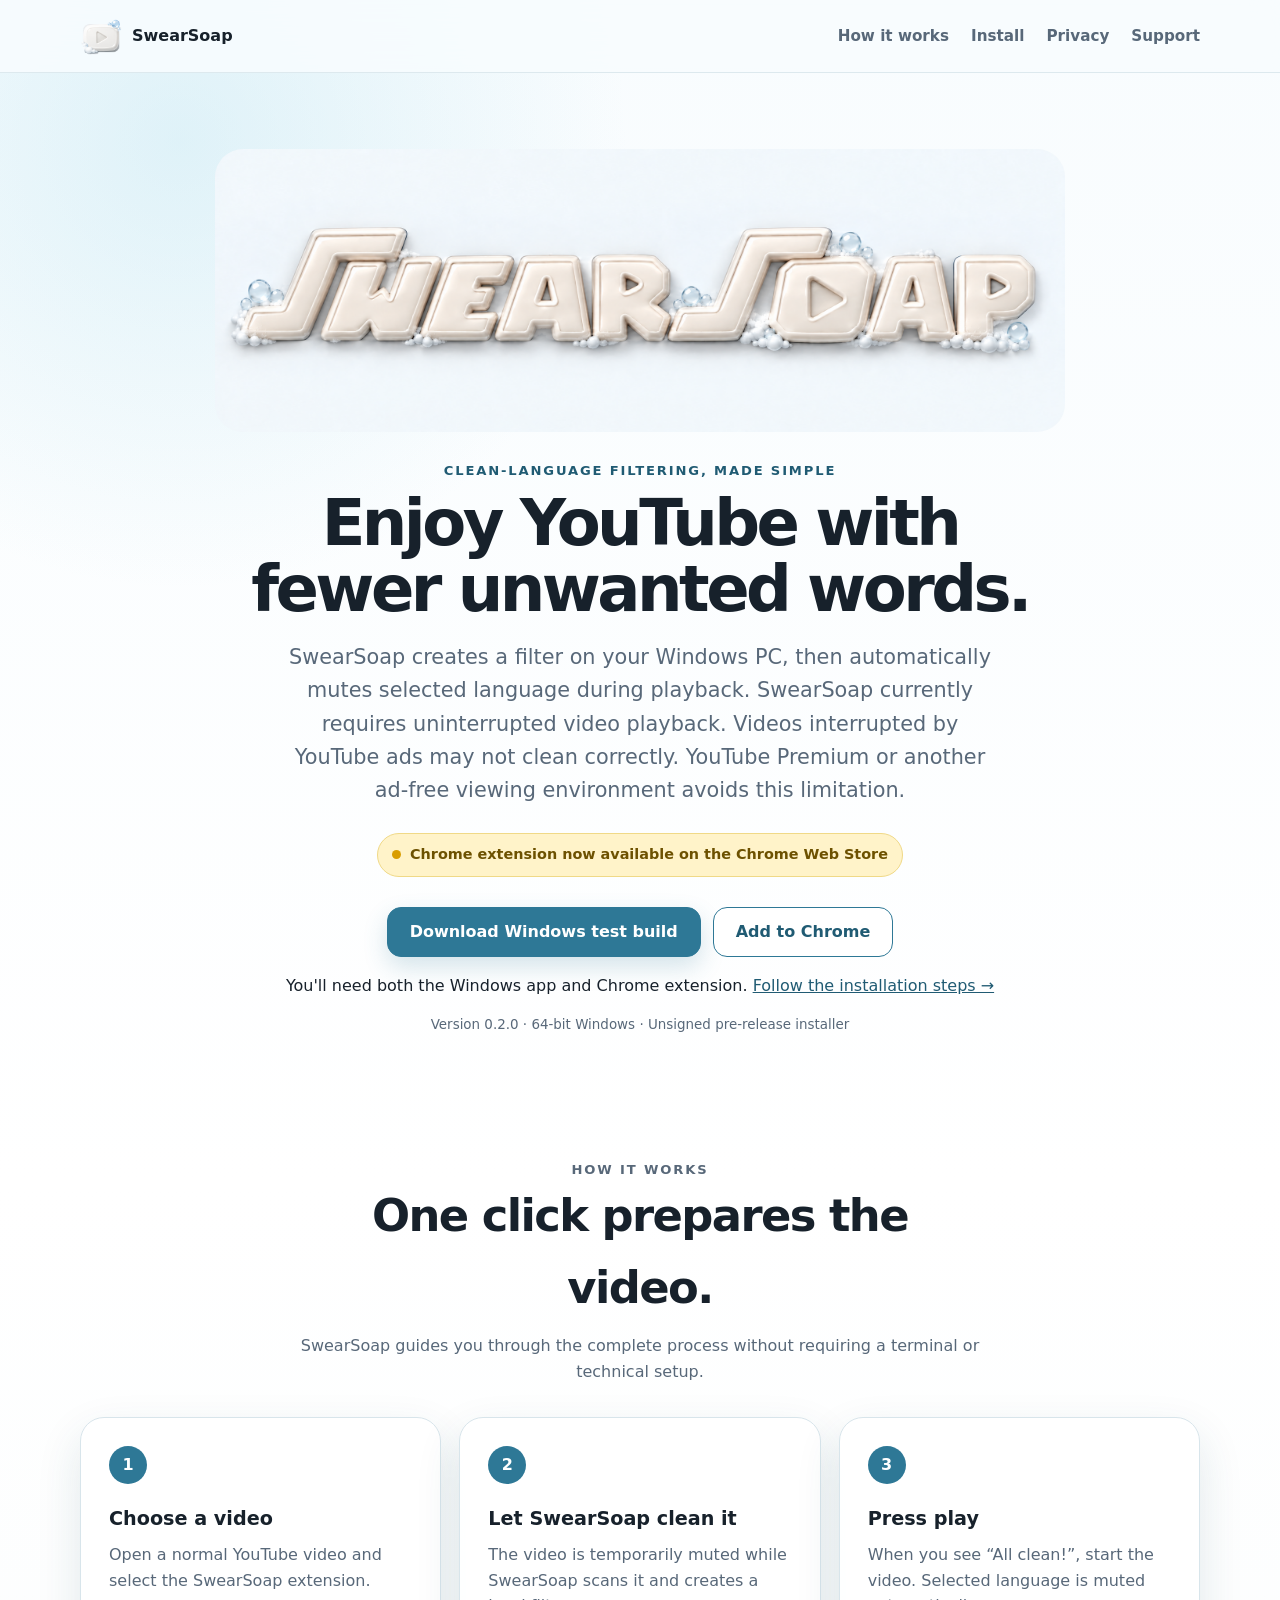
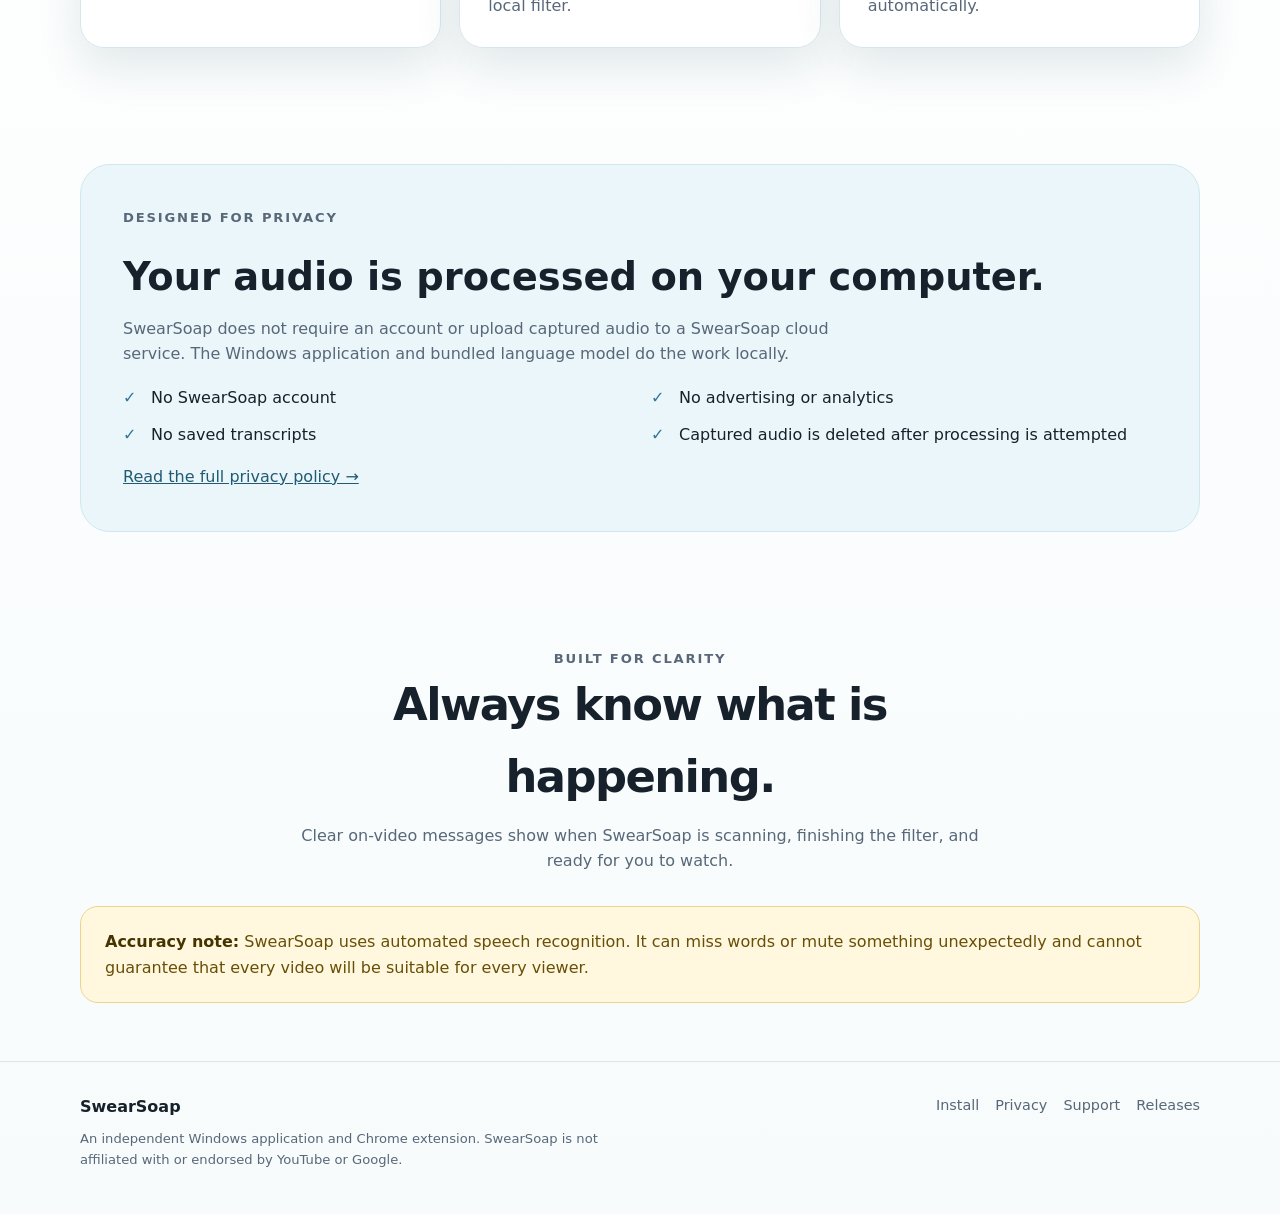
<file: index.html>
<!doctype html>
<html lang="en">
<head>
  <meta charset="utf-8">
  <meta name="viewport" content="width=device-width, initial-scale=1">
  <meta name="description" content="SwearSoap creates local clean-language filters for YouTube videos on Windows.">
  <title>SwearSoap — Clean-language filtering for YouTube</title>
  <link rel="icon" href="soap-icon.png">
  <link rel="stylesheet" href="styles.css">
</head>
<body>
  <header class="site-header">
    <nav class="nav wrap" aria-label="Main navigation">
      <a class="brand" href="index.html"><img src="soap-icon.png" alt=""><span>SwearSoap</span></a>
      <div class="nav-links">
        <a href="#how-it-works">How it works</a>
        <a href="install.html">Install</a>
        <a href="privacy.html">Privacy</a>
        <a href="support.html">Support</a>
      </div>
    </nav>
  </header>

  <main>
    <section class="hero wrap">
      <img class="wordmark" src="SwearSoapText.png" alt="SwearSoap">
      <p class="eyebrow">Clean-language filtering, made simple</p>
      <h1>Enjoy YouTube with fewer unwanted words.</h1>
      <p class="hero-copy">SwearSoap creates a filter on your Windows PC, then automatically mutes selected language during playback. SwearSoap currently requires uninterrupted video playback. Videos interrupted by YouTube ads may not clean correctly. YouTube Premium or another ad-free viewing environment avoids this limitation.</p>
      <div class="status">Chrome extension now available on the Chrome Web Store</div>
      <div class="actions">
        <a class="button" href="https://github.com/trogdoor/SwearSoap/releases/download/v0.2.0/SwearSoap-Setup-0.2.0.exe">Download Windows test build</a>
        <a class="button secondary" href="https://chromewebstore.google.com/detail/swearsoap/iaeadadaaemlanpncljhpeknbeekdhpd">Add to Chrome</a>
      </div>
      <p>You'll need both the Windows app and Chrome extension. <a href="install.html">Follow the installation steps →</a></p>
      <p class="fine-print">Version 0.2.0 · 64-bit Windows · Unsigned pre-release installer</p>
    </section>

    <section id="how-it-works">
      <div class="wrap">
        <div class="section-heading">
          <p class="eyebrow">How it works</p>
          <h2>One click prepares the video.</h2>
          <p>SwearSoap guides you through the complete process without requiring a terminal or technical setup.</p>
        </div>
        <div class="grid">
          <article class="card">
            <div class="step-number">1</div>
            <h3>Choose a video</h3>
            <p>Open a normal YouTube video and select the SwearSoap extension.</p>
          </article>
          <article class="card">
            <div class="step-number">2</div>
            <h3>Let SwearSoap clean it</h3>
            <p>The video is temporarily muted while SwearSoap scans it and creates a local filter.</p>
          </article>
          <article class="card">
            <div class="step-number">3</div>
            <h3>Press play</h3>
            <p>When you see “All clean!”, start the video. Selected language is muted automatically.</p>
          </article>
        </div>
      </div>
    </section>

    <section>
      <div class="wrap privacy-band">
        <p class="eyebrow">Designed for privacy</p>
        <h2>Your audio is processed on your computer.</h2>
        <p>SwearSoap does not require an account or upload captured audio to a SwearSoap cloud service. The Windows application and bundled language model do the work locally.</p>
        <ul class="checklist">
          <li>No SwearSoap account</li>
          <li>No advertising or analytics</li>
          <li>No saved transcripts</li>
          <li>Captured audio is deleted after processing is attempted</li>
        </ul>
        <a href="privacy.html">Read the full privacy policy →</a>
      </div>
    </section>

    <section>
      <div class="wrap">
        <div class="section-heading">
          <p class="eyebrow">Built for clarity</p>
          <h2>Always know what is happening.</h2>
          <p>Clear on-video messages show when SwearSoap is scanning, finishing the filter, and ready for you to watch.</p>
        </div>
        <div class="notice"><strong>Accuracy note:</strong> SwearSoap uses automated speech recognition. It can miss words or mute something unexpectedly and cannot guarantee that every video will be suitable for every viewer.</div>
      </div>
    </section>
  </main>

  <footer class="site-footer">
    <div class="wrap footer-inner">
      <div>
        <strong>SwearSoap</strong>
        <p class="footer-note">An independent Windows application and Chrome extension. SwearSoap is not affiliated with or endorsed by YouTube or Google.</p>
      </div>
      <div class="footer-links">
        <a href="install.html">Install</a>
        <a href="privacy.html">Privacy</a>
        <a href="support.html">Support</a>
        <a href="https://github.com/trogdoor/SwearSoap/releases">Releases</a>
      </div>
    </div>
  </footer>
</body>
</html>
</file>
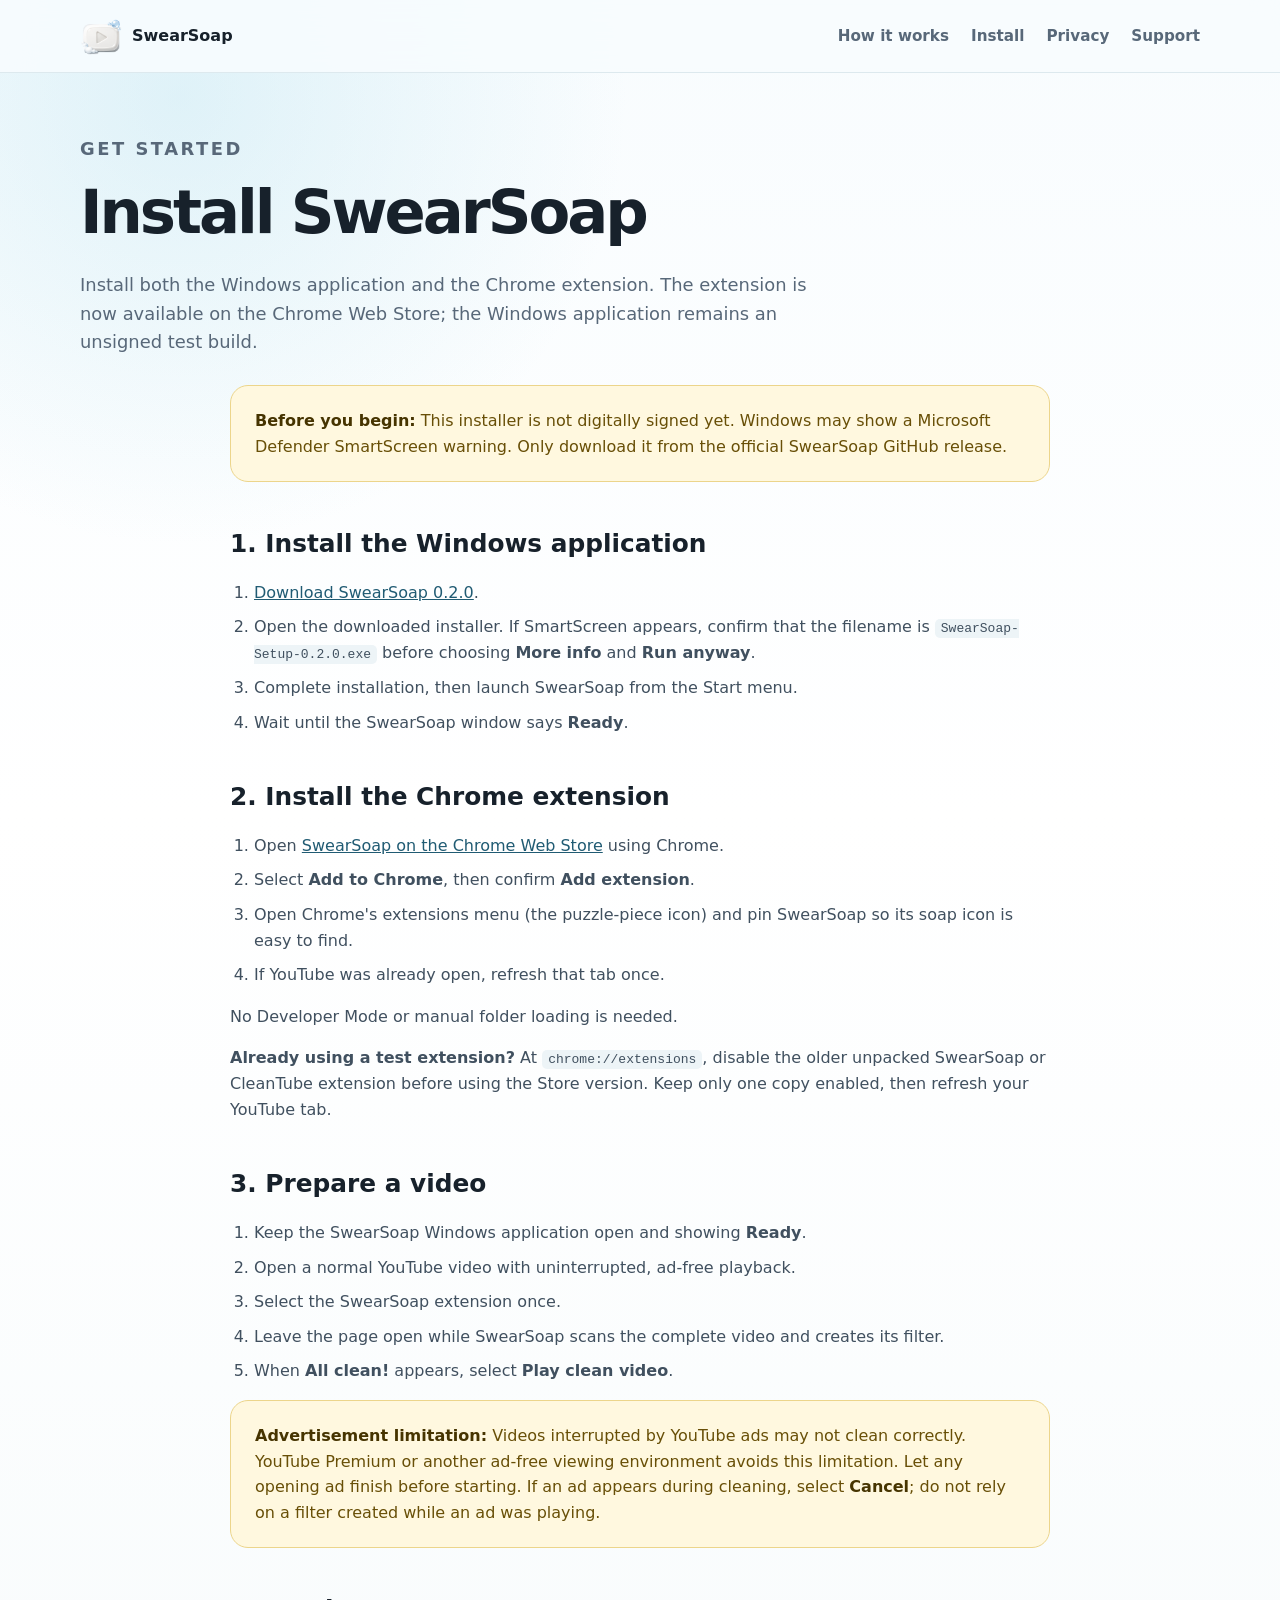
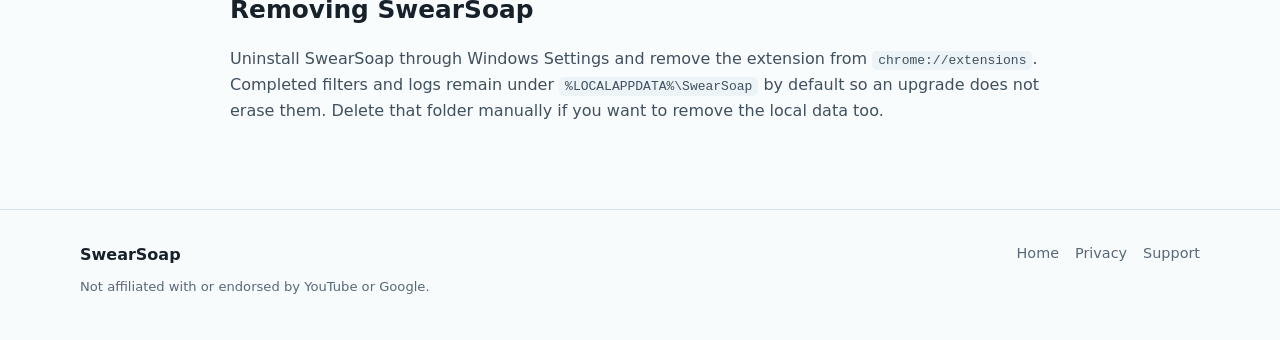
<file: install.html>
<!doctype html>
<html lang="en">
<head>
  <meta charset="utf-8">
  <meta name="viewport" content="width=device-width, initial-scale=1">
  <meta name="description" content="Install the SwearSoap Windows application and Chrome extension.">
  <title>Install SwearSoap</title>
  <link rel="icon" href="soap-icon.png">
  <link rel="stylesheet" href="styles.css">
</head>
<body>
  <header class="site-header"><nav class="nav wrap" aria-label="Main navigation"><a class="brand" href="index.html"><img src="soap-icon.png" alt=""><span>SwearSoap</span></a><div class="nav-links"><a href="index.html#how-it-works">How it works</a><a href="install.html">Install</a><a href="privacy.html">Privacy</a><a href="support.html">Support</a></div></nav></header>
  <main>
    <div class="page-hero wrap"><p class="eyebrow">Get started</p><h1>Install SwearSoap</h1><p>Install both the Windows application and the Chrome extension. The extension is now available on the Chrome Web Store; the Windows application remains an unsigned test build.</p></div>
    <article class="prose wrap">
      <div class="notice"><strong>Before you begin:</strong> This installer is not digitally signed yet. Windows may show a Microsoft Defender SmartScreen warning. Only download it from the official SwearSoap GitHub release.</div>
      <h2>1. Install the Windows application</h2>
      <ol>
        <li><a href="https://github.com/trogdoor/SwearSoap/releases/download/v0.2.0/SwearSoap-Setup-0.2.0.exe">Download SwearSoap 0.2.0</a>.</li>
        <li>Open the downloaded installer. If SmartScreen appears, confirm that the filename is <code>SwearSoap-Setup-0.2.0.exe</code> before choosing <strong>More info</strong> and <strong>Run anyway</strong>.</li>
        <li>Complete installation, then launch SwearSoap from the Start menu.</li>
        <li>Wait until the SwearSoap window says <strong>Ready</strong>.</li>
      </ol>

      <h2>2. Install the Chrome extension</h2>
      <ol>
        <li>Open <a href="https://chromewebstore.google.com/detail/swearsoap/iaeadadaaemlanpncljhpeknbeekdhpd">SwearSoap on the Chrome Web Store</a> using Chrome.</li>
        <li>Select <strong>Add to Chrome</strong>, then confirm <strong>Add extension</strong>.</li>
        <li>Open Chrome's extensions menu (the puzzle-piece icon) and pin SwearSoap so its soap icon is easy to find.</li>
        <li>If YouTube was already open, refresh that tab once.</li>
      </ol>
      <p>No Developer Mode or manual folder loading is needed.</p>
      <p><strong>Already using a test extension?</strong> At <code>chrome://extensions</code>, disable the older unpacked SwearSoap or CleanTube extension before using the Store version. Keep only one copy enabled, then refresh your YouTube tab.</p>

      <h2>3. Prepare a video</h2>
      <ol>
        <li>Keep the SwearSoap Windows application open and showing <strong>Ready</strong>.</li>
        <li>Open a normal YouTube video with uninterrupted, ad-free playback.</li>
        <li>Select the SwearSoap extension once.</li>
        <li>Leave the page open while SwearSoap scans the complete video and creates its filter.</li>
        <li>When <strong>All clean!</strong> appears, select <strong>Play clean video</strong>.</li>
      </ol>
      <div class="notice"><strong>Advertisement limitation:</strong> Videos interrupted by YouTube ads may not clean correctly. YouTube Premium or another ad-free viewing environment avoids this limitation. Let any opening ad finish before starting. If an ad appears during cleaning, select <strong>Cancel</strong>; do not rely on a filter created while an ad was playing.</div>

      <h2>Removing SwearSoap</h2>
      <p>Uninstall SwearSoap through Windows Settings and remove the extension from <code>chrome://extensions</code>. Completed filters and logs remain under <code>%LOCALAPPDATA%\SwearSoap</code> by default so an upgrade does not erase them. Delete that folder manually if you want to remove the local data too.</p>
    </article>
  </main>
  <footer class="site-footer"><div class="wrap footer-inner"><div><strong>SwearSoap</strong><p class="footer-note">Not affiliated with or endorsed by YouTube or Google.</p></div><div class="footer-links"><a href="index.html">Home</a><a href="privacy.html">Privacy</a><a href="support.html">Support</a></div></div></footer>
</body>
</html>
</file>
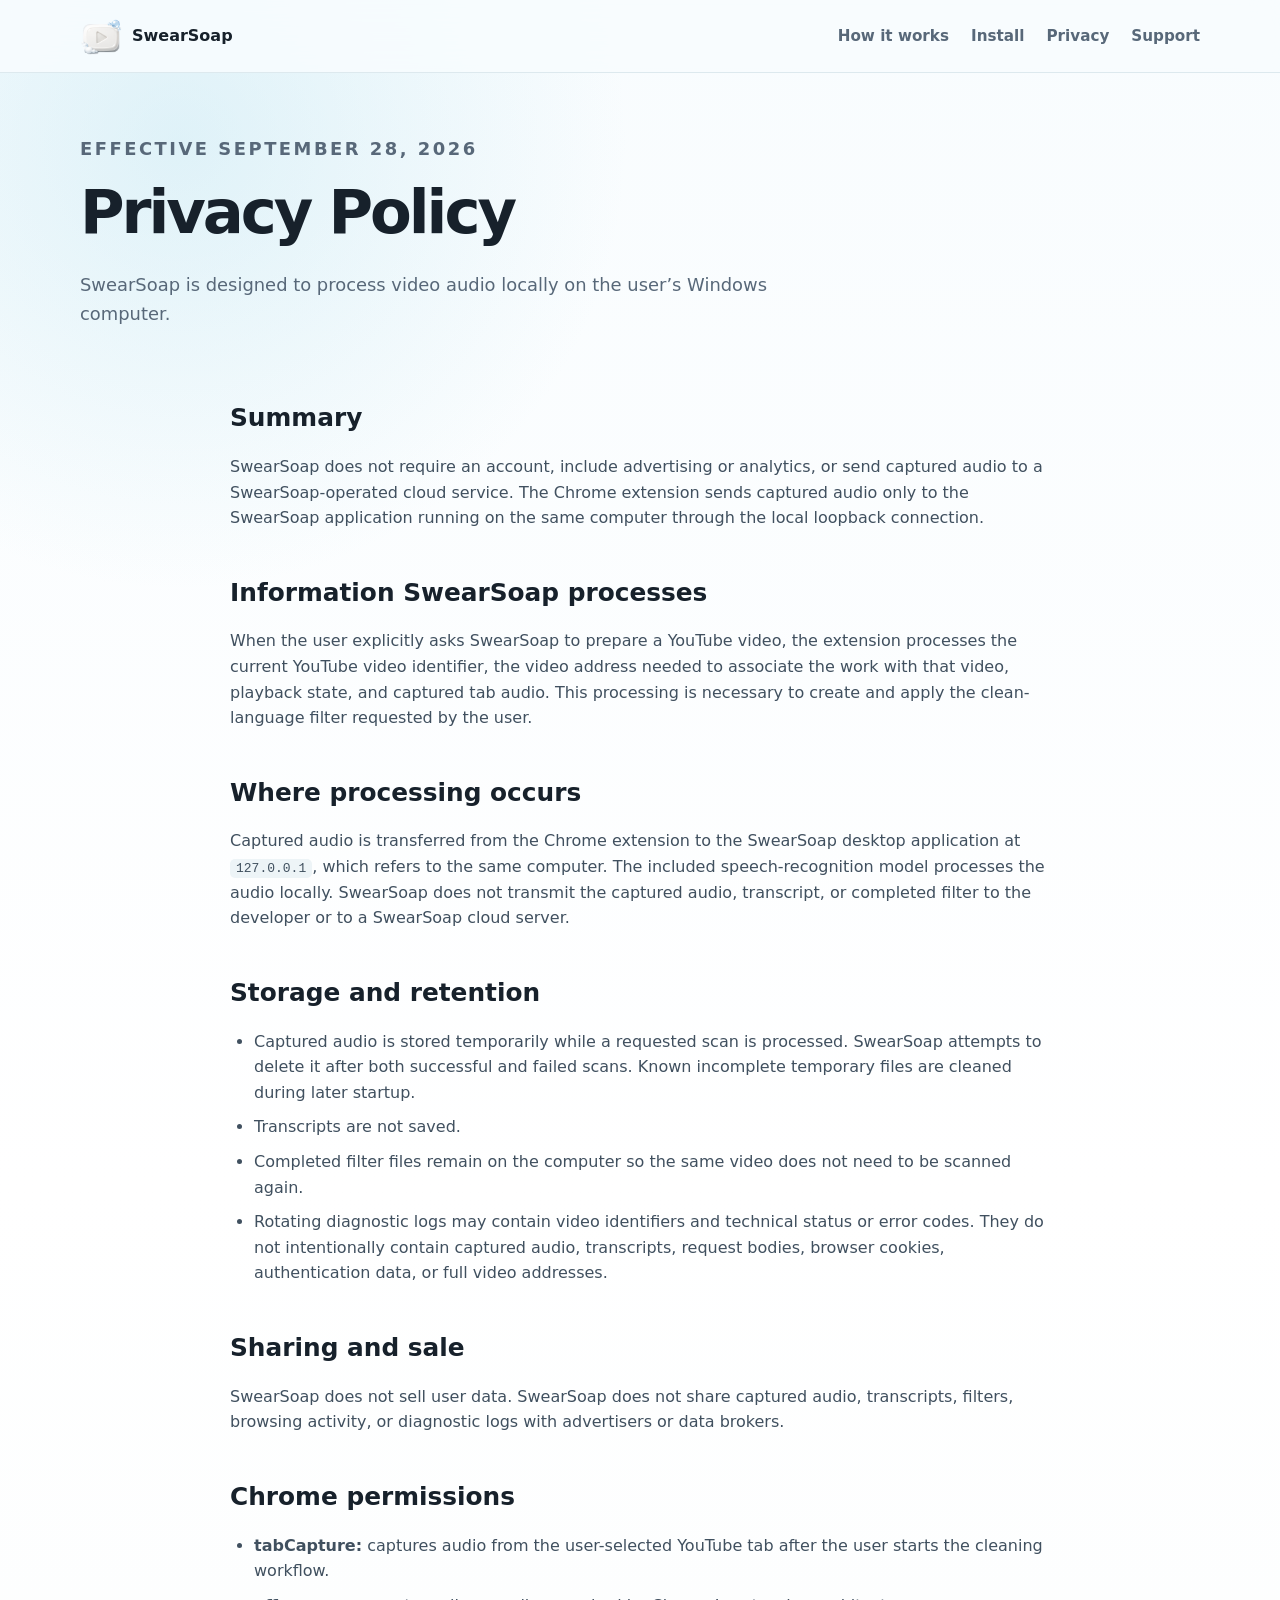
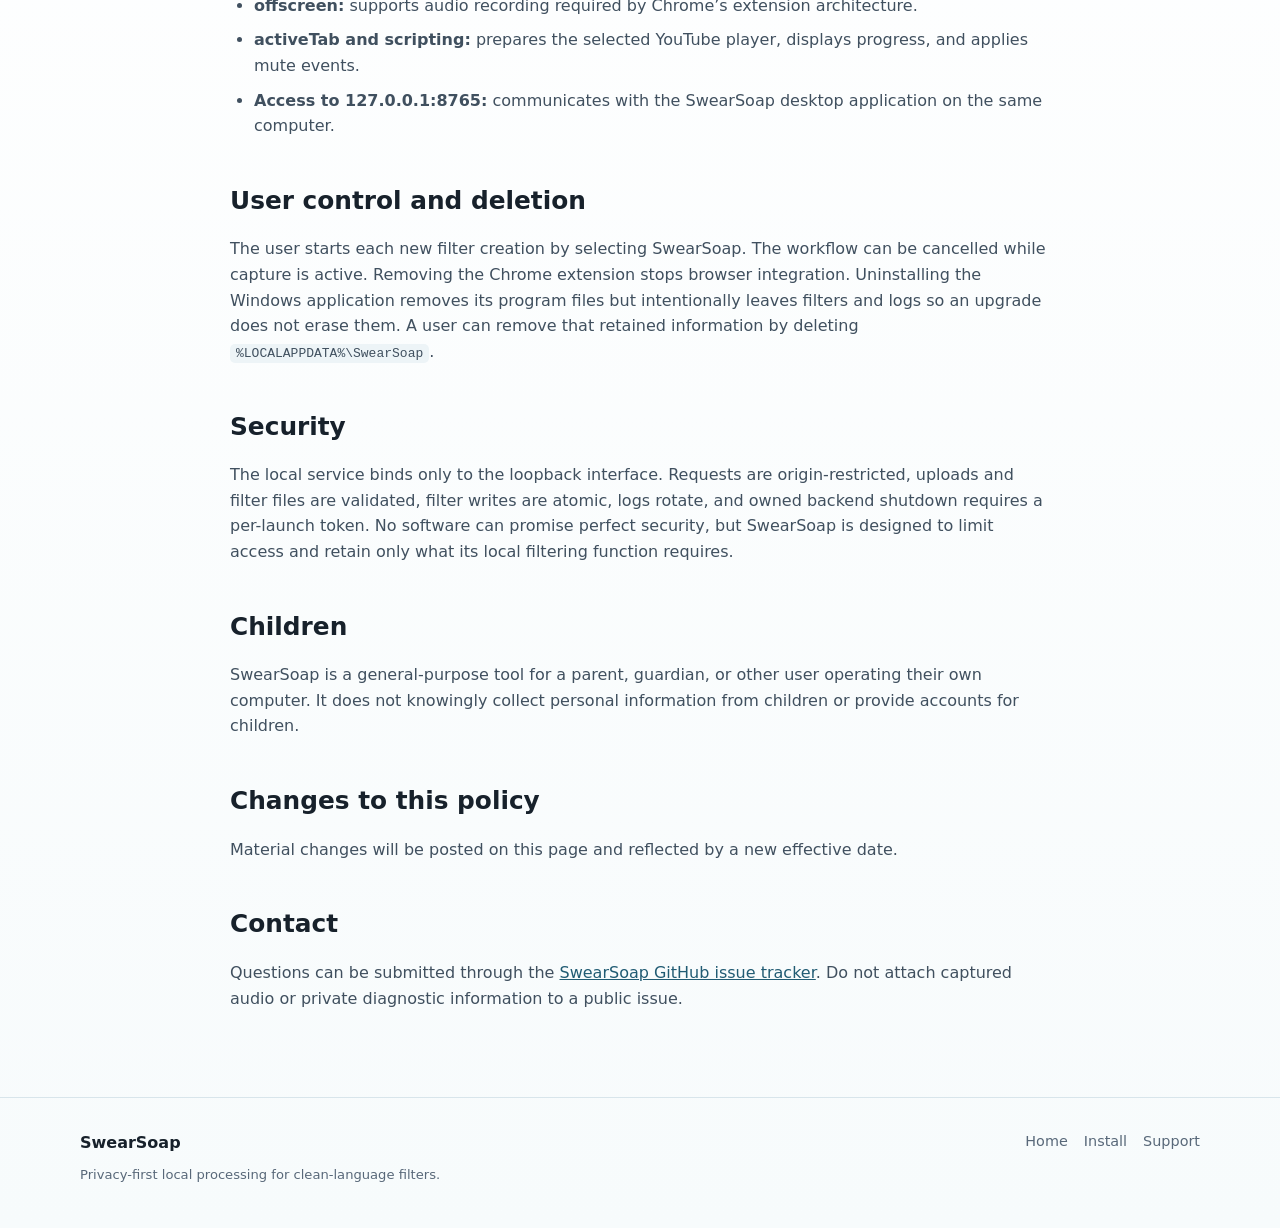
<file: privacy.html>
<!doctype html>
<html lang="en">
<head>
  <meta charset="utf-8">
  <meta name="viewport" content="width=device-width, initial-scale=1">
  <meta name="description" content="SwearSoap privacy policy.">
  <title>Privacy Policy — SwearSoap</title>
  <link rel="icon" href="soap-icon.png">
  <link rel="stylesheet" href="styles.css">
</head>
<body>
  <header class="site-header"><nav class="nav wrap" aria-label="Main navigation"><a class="brand" href="index.html"><img src="soap-icon.png" alt=""><span>SwearSoap</span></a><div class="nav-links"><a href="index.html#how-it-works">How it works</a><a href="install.html">Install</a><a href="privacy.html">Privacy</a><a href="support.html">Support</a></div></nav></header>
  <main>
    <div class="page-hero wrap"><p class="eyebrow">Effective September 28, 2026</p><h1>Privacy Policy</h1><p>SwearSoap is designed to process video audio locally on the user’s Windows computer.</p></div>
    <article class="prose wrap">
      <h2>Summary</h2>
      <p>SwearSoap does not require an account, include advertising or analytics, or send captured audio to a SwearSoap-operated cloud service. The Chrome extension sends captured audio only to the SwearSoap application running on the same computer through the local loopback connection.</p>

      <h2>Information SwearSoap processes</h2>
      <p>When the user explicitly asks SwearSoap to prepare a YouTube video, the extension processes the current YouTube video identifier, the video address needed to associate the work with that video, playback state, and captured tab audio. This processing is necessary to create and apply the clean-language filter requested by the user.</p>

      <h2>Where processing occurs</h2>
      <p>Captured audio is transferred from the Chrome extension to the SwearSoap desktop application at <code>127.0.0.1</code>, which refers to the same computer. The included speech-recognition model processes the audio locally. SwearSoap does not transmit the captured audio, transcript, or completed filter to the developer or to a SwearSoap cloud server.</p>

      <h2>Storage and retention</h2>
      <ul>
        <li>Captured audio is stored temporarily while a requested scan is processed. SwearSoap attempts to delete it after both successful and failed scans. Known incomplete temporary files are cleaned during later startup.</li>
        <li>Transcripts are not saved.</li>
        <li>Completed filter files remain on the computer so the same video does not need to be scanned again.</li>
        <li>Rotating diagnostic logs may contain video identifiers and technical status or error codes. They do not intentionally contain captured audio, transcripts, request bodies, browser cookies, authentication data, or full video addresses.</li>
      </ul>

      <h2>Sharing and sale</h2>
      <p>SwearSoap does not sell user data. SwearSoap does not share captured audio, transcripts, filters, browsing activity, or diagnostic logs with advertisers or data brokers.</p>

      <h2>Chrome permissions</h2>
      <ul>
        <li><strong>tabCapture:</strong> captures audio from the user-selected YouTube tab after the user starts the cleaning workflow.</li>
        <li><strong>offscreen:</strong> supports audio recording required by Chrome’s extension architecture.</li>
        <li><strong>activeTab and scripting:</strong> prepares the selected YouTube player, displays progress, and applies mute events.</li>
        <li><strong>Access to 127.0.0.1:8765:</strong> communicates with the SwearSoap desktop application on the same computer.</li>
      </ul>

      <h2>User control and deletion</h2>
      <p>The user starts each new filter creation by selecting SwearSoap. The workflow can be cancelled while capture is active. Removing the Chrome extension stops browser integration. Uninstalling the Windows application removes its program files but intentionally leaves filters and logs so an upgrade does not erase them. A user can remove that retained information by deleting <code>%LOCALAPPDATA%\SwearSoap</code>.</p>

      <h2>Security</h2>
      <p>The local service binds only to the loopback interface. Requests are origin-restricted, uploads and filter files are validated, filter writes are atomic, logs rotate, and owned backend shutdown requires a per-launch token. No software can promise perfect security, but SwearSoap is designed to limit access and retain only what its local filtering function requires.</p>

      <h2>Children</h2>
      <p>SwearSoap is a general-purpose tool for a parent, guardian, or other user operating their own computer. It does not knowingly collect personal information from children or provide accounts for children.</p>

      <h2>Changes to this policy</h2>
      <p>Material changes will be posted on this page and reflected by a new effective date.</p>

      <h2>Contact</h2>
      <p>Questions can be submitted through the <a href="https://github.com/trogdoor/SwearSoap/issues">SwearSoap GitHub issue tracker</a>. Do not attach captured audio or private diagnostic information to a public issue.</p>
    </article>
  </main>
  <footer class="site-footer"><div class="wrap footer-inner"><div><strong>SwearSoap</strong><p class="footer-note">Privacy-first local processing for clean-language filters.</p></div><div class="footer-links"><a href="index.html">Home</a><a href="install.html">Install</a><a href="support.html">Support</a></div></div></footer>
</body>
</html>
</file>
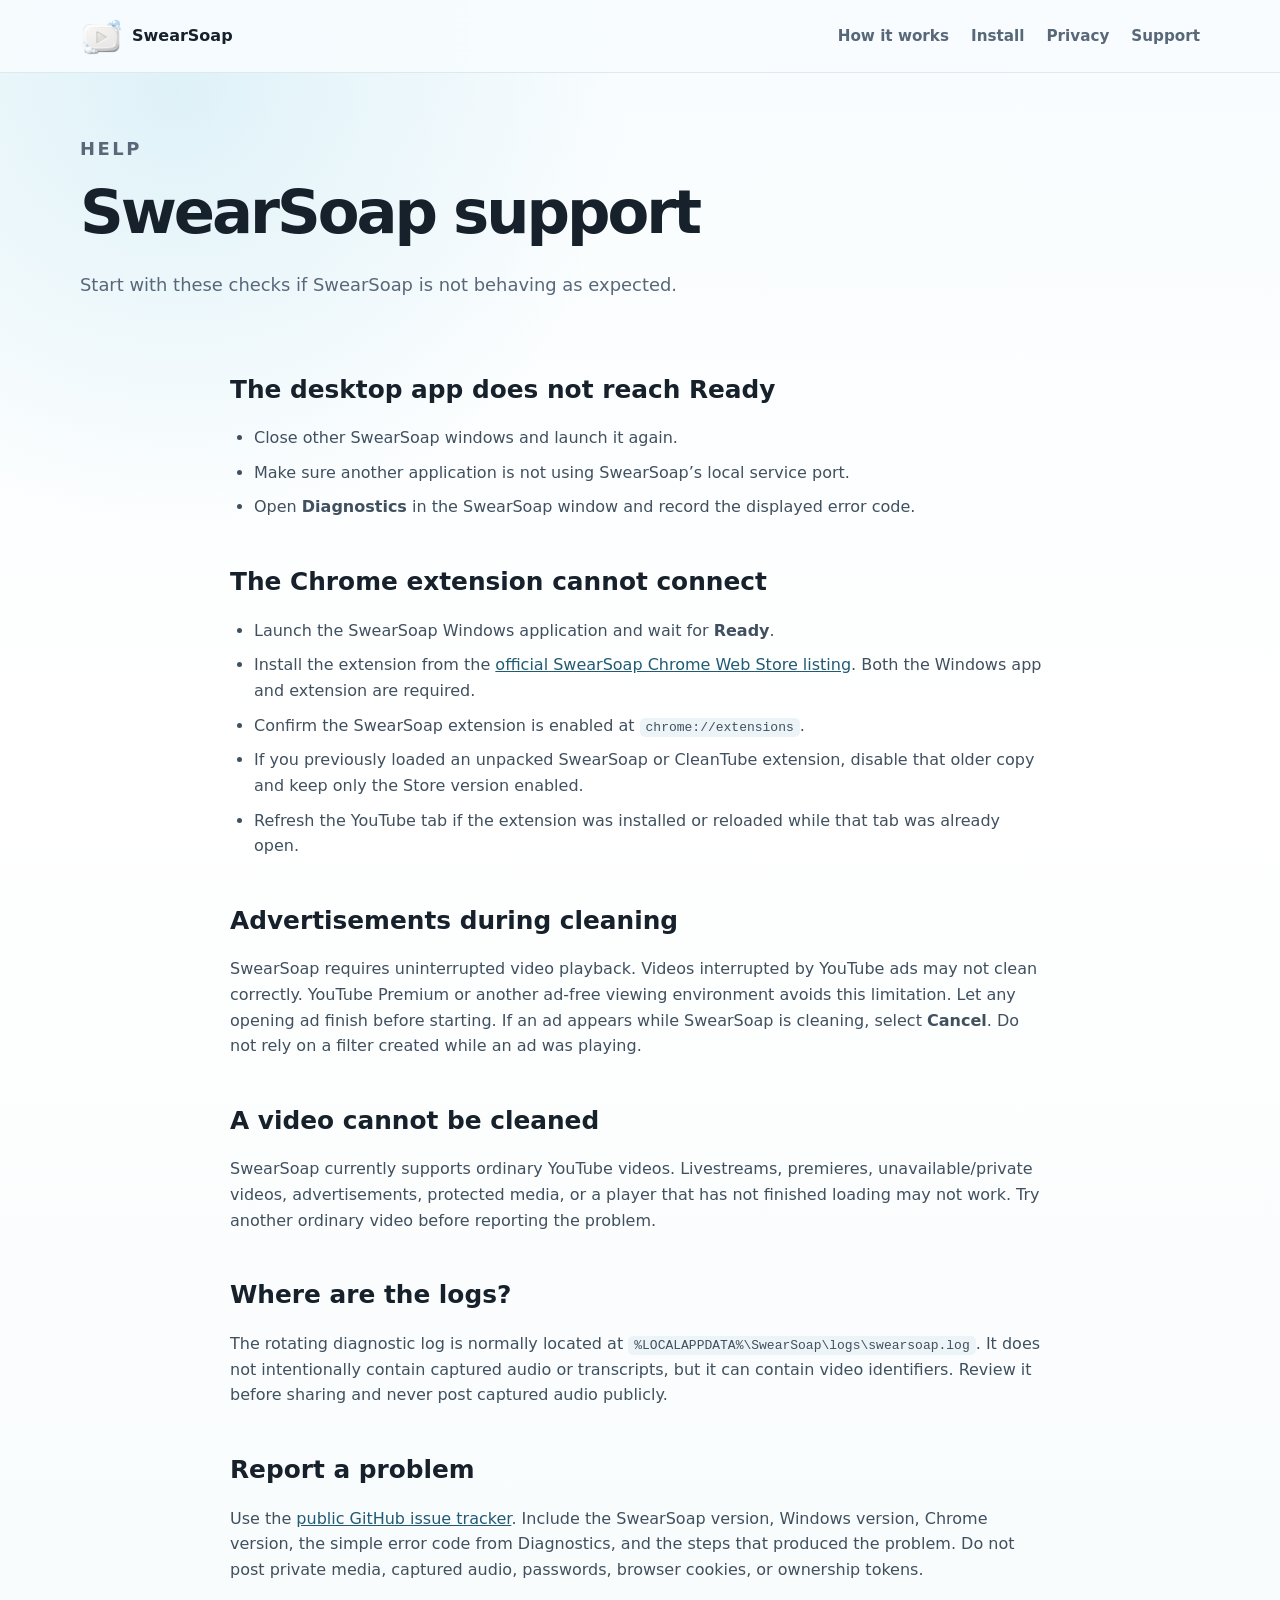
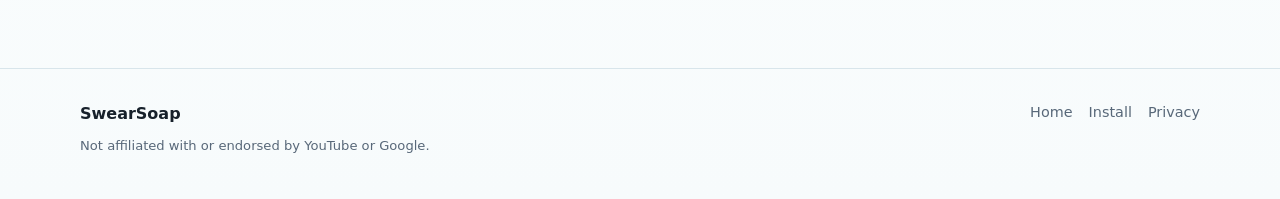
<file: support.html>
<!doctype html>
<html lang="en">
<head>
  <meta charset="utf-8">
  <meta name="viewport" content="width=device-width, initial-scale=1">
  <meta name="description" content="Help and support for SwearSoap.">
  <title>Support — SwearSoap</title>
  <link rel="icon" href="soap-icon.png">
  <link rel="stylesheet" href="styles.css">
</head>
<body>
  <header class="site-header"><nav class="nav wrap" aria-label="Main navigation"><a class="brand" href="index.html"><img src="soap-icon.png" alt=""><span>SwearSoap</span></a><div class="nav-links"><a href="index.html#how-it-works">How it works</a><a href="install.html">Install</a><a href="privacy.html">Privacy</a><a href="support.html">Support</a></div></nav></header>
  <main>
    <div class="page-hero wrap"><p class="eyebrow">Help</p><h1>SwearSoap support</h1><p>Start with these checks if SwearSoap is not behaving as expected.</p></div>
    <article class="prose wrap">
      <h2>The desktop app does not reach Ready</h2>
      <ul>
        <li>Close other SwearSoap windows and launch it again.</li>
        <li>Make sure another application is not using SwearSoap’s local service port.</li>
        <li>Open <strong>Diagnostics</strong> in the SwearSoap window and record the displayed error code.</li>
      </ul>

      <h2>The Chrome extension cannot connect</h2>
      <ul>
        <li>Launch the SwearSoap Windows application and wait for <strong>Ready</strong>.</li>
        <li>Install the extension from the <a href="https://chromewebstore.google.com/detail/swearsoap/iaeadadaaemlanpncljhpeknbeekdhpd">official SwearSoap Chrome Web Store listing</a>. Both the Windows app and extension are required.</li>
        <li>Confirm the SwearSoap extension is enabled at <code>chrome://extensions</code>.</li>
        <li>If you previously loaded an unpacked SwearSoap or CleanTube extension, disable that older copy and keep only the Store version enabled.</li>
        <li>Refresh the YouTube tab if the extension was installed or reloaded while that tab was already open.</li>
      </ul>

      <h2>Advertisements during cleaning</h2>
      <p>SwearSoap requires uninterrupted video playback. Videos interrupted by YouTube ads may not clean correctly. YouTube Premium or another ad-free viewing environment avoids this limitation. Let any opening ad finish before starting. If an ad appears while SwearSoap is cleaning, select <strong>Cancel</strong>. Do not rely on a filter created while an ad was playing.</p>

      <h2>A video cannot be cleaned</h2>
      <p>SwearSoap currently supports ordinary YouTube videos. Livestreams, premieres, unavailable/private videos, advertisements, protected media, or a player that has not finished loading may not work. Try another ordinary video before reporting the problem.</p>

      <h2>Where are the logs?</h2>
      <p>The rotating diagnostic log is normally located at <code>%LOCALAPPDATA%\SwearSoap\logs\swearsoap.log</code>. It does not intentionally contain captured audio or transcripts, but it can contain video identifiers. Review it before sharing and never post captured audio publicly.</p>

      <h2>Report a problem</h2>
      <p>Use the <a href="https://github.com/trogdoor/SwearSoap/issues">public GitHub issue tracker</a>. Include the SwearSoap version, Windows version, Chrome version, the simple error code from Diagnostics, and the steps that produced the problem. Do not post private media, captured audio, passwords, browser cookies, or ownership tokens.</p>
    </article>
  </main>
  <footer class="site-footer"><div class="wrap footer-inner"><div><strong>SwearSoap</strong><p class="footer-note">Not affiliated with or endorsed by YouTube or Google.</p></div><div class="footer-links"><a href="index.html">Home</a><a href="install.html">Install</a><a href="privacy.html">Privacy</a></div></div></footer>
</body>
</html>
</file>
<file: styles.css>
:root {
  --ink: #17212b;
  --muted: #586879;
  --blue: #2e7896;
  --blue-dark: #205b73;
  --blue-pale: #eaf6fa;
  --cream: #fffaf2;
  --white: #ffffff;
  --line: #d8e5eb;
  --shadow: 0 18px 45px rgba(28, 71, 91, 0.12);
  --radius: 24px;
}

* { box-sizing: border-box; }

html { scroll-behavior: smooth; }

body {
  margin: 0;
  color: var(--ink);
  background:
    radial-gradient(circle at 14% 5%, rgba(174, 222, 237, 0.35), transparent 28rem),
    linear-gradient(180deg, #f8fcfe 0%, #ffffff 42%, #f7fbfc 100%);
  font-family: Inter, ui-sans-serif, system-ui, -apple-system, BlinkMacSystemFont, "Segoe UI", sans-serif;
  line-height: 1.6;
}

a { color: var(--blue-dark); }

img { max-width: 100%; }

.wrap { width: min(1120px, calc(100% - 40px)); margin: 0 auto; }

.site-header {
  position: sticky;
  top: 0;
  z-index: 10;
  background: rgba(248, 252, 254, 0.88);
  border-bottom: 1px solid rgba(216, 229, 235, 0.8);
  backdrop-filter: blur(16px);
}

.nav { min-height: 72px; display: flex; align-items: center; justify-content: space-between; gap: 20px; }

.brand { display: flex; align-items: center; gap: 10px; color: var(--ink); font-weight: 800; text-decoration: none; }
.brand img { width: 42px; height: 42px; object-fit: contain; }

.nav-links { display: flex; gap: 22px; align-items: center; }
.nav-links a { color: var(--muted); font-size: 0.95rem; font-weight: 650; text-decoration: none; }
.nav-links a:hover, .nav-links a:focus { color: var(--blue-dark); }

.hero { padding: 76px 0 52px; text-align: center; }
.wordmark { display: block; width: min(850px, 100%); margin: 0 auto 28px; border-radius: 28px; }
.eyebrow { margin: 0 0 10px; color: var(--blue-dark); font-size: 0.82rem; font-weight: 800; letter-spacing: 0.14em; text-transform: uppercase; }
.hero h1 { max-width: 820px; margin: 0 auto 18px; font-size: clamp(2.2rem, 5vw, 4.6rem); line-height: 1.03; letter-spacing: -0.055em; }
.hero-copy { max-width: 720px; margin: 0 auto; color: var(--muted); font-size: clamp(1.05rem, 2vw, 1.3rem); }

.status {
  display: inline-flex;
  align-items: center;
  gap: 9px;
  margin-top: 26px;
  padding: 9px 14px;
  color: #6d5100;
  background: #fff3c9;
  border: 1px solid #f0d987;
  border-radius: 999px;
  font-size: 0.9rem;
  font-weight: 750;
}
.status::before { content: ""; width: 9px; height: 9px; border-radius: 50%; background: #d99d00; }

.actions { display: flex; flex-wrap: wrap; justify-content: center; gap: 12px; margin-top: 30px; }
.button {
  display: inline-flex;
  align-items: center;
  justify-content: center;
  min-height: 50px;
  padding: 0 22px;
  border: 1px solid var(--blue);
  border-radius: 14px;
  background: var(--blue);
  color: white;
  font-weight: 800;
  text-decoration: none;
  box-shadow: 0 10px 24px rgba(46, 120, 150, 0.2);
}
.button:hover, .button:focus { background: var(--blue-dark); border-color: var(--blue-dark); transform: translateY(-1px); }
.button.secondary { color: var(--blue-dark); background: white; box-shadow: none; }

.fine-print { margin-top: 15px; color: var(--muted); font-size: 0.84rem; }

section { padding: 58px 0; }
.section-heading { max-width: 680px; margin: 0 auto 32px; text-align: center; }
.section-heading h2 { margin: 0 0 10px; font-size: clamp(1.8rem, 4vw, 2.8rem); letter-spacing: -0.035em; }
.section-heading p { margin: 0; color: var(--muted); }

.grid { display: grid; grid-template-columns: repeat(3, 1fr); gap: 18px; }
.card {
  padding: 28px;
  background: rgba(255, 255, 255, 0.92);
  border: 1px solid var(--line);
  border-radius: var(--radius);
  box-shadow: var(--shadow);
}
.step-number { display: grid; place-items: center; width: 38px; height: 38px; margin-bottom: 20px; color: white; background: var(--blue); border-radius: 50%; font-weight: 850; }
.card h3 { margin: 0 0 8px; font-size: 1.2rem; }
.card p { margin: 0; color: var(--muted); }

.privacy-band { padding: 42px; background: var(--blue-pale); border: 1px solid #cfe8f0; border-radius: 30px; }
.privacy-band h2 { margin: 0 0 8px; font-size: clamp(1.7rem, 3vw, 2.4rem); }
.privacy-band p { max-width: 760px; margin: 0 0 18px; color: var(--muted); }

.checklist { display: grid; grid-template-columns: repeat(2, 1fr); gap: 12px 22px; padding: 0; list-style: none; }
.checklist li { position: relative; padding-left: 28px; }
.checklist li::before { content: "✓"; position: absolute; left: 0; color: var(--blue); font-weight: 900; }

.notice { padding: 22px 24px; color: #684f07; background: #fff8df; border: 1px solid #ecd58b; border-radius: 18px; }
.notice strong { color: #463400; }

.page-hero { padding: 62px 0 28px; }
.page-hero h1 { margin: 0 0 10px; font-size: clamp(2.2rem, 5vw, 3.8rem); letter-spacing: -0.05em; }
.page-hero p { max-width: 760px; margin: 0; color: var(--muted); font-size: 1.12rem; }

.prose { max-width: 820px; padding-bottom: 70px; }
.prose h2 { margin: 42px 0 10px; font-size: 1.55rem; }
.prose h3 { margin: 26px 0 8px; }
.prose p, .prose li { color: #40505f; }
.prose code { padding: 2px 6px; background: #edf4f7; border-radius: 5px; }
.prose ol, .prose ul { padding-left: 24px; }
.prose li + li { margin-top: 9px; }

.site-footer { padding: 32px 0 44px; border-top: 1px solid var(--line); }
.footer-inner { display: flex; justify-content: space-between; gap: 24px; align-items: flex-start; }
.footer-links { display: flex; flex-wrap: wrap; gap: 16px; }
.footer-links a { color: var(--muted); font-size: 0.9rem; text-decoration: none; }
.footer-note { max-width: 520px; margin: 8px 0 0; color: var(--muted); font-size: 0.82rem; }

@media (max-width: 760px) {
  .nav { align-items: flex-start; padding: 14px 0; }
  .nav-links { gap: 12px; flex-wrap: wrap; justify-content: flex-end; }
  .nav-links a { font-size: 0.82rem; }
  .hero { padding-top: 48px; }
  .grid, .checklist { grid-template-columns: 1fr; }
  .privacy-band { padding: 28px; }
  .footer-inner { flex-direction: column; }
}

@media (prefers-reduced-motion: no-preference) {
  .button { transition: transform 150ms ease, background 150ms ease, border-color 150ms ease; }
}
</file>
